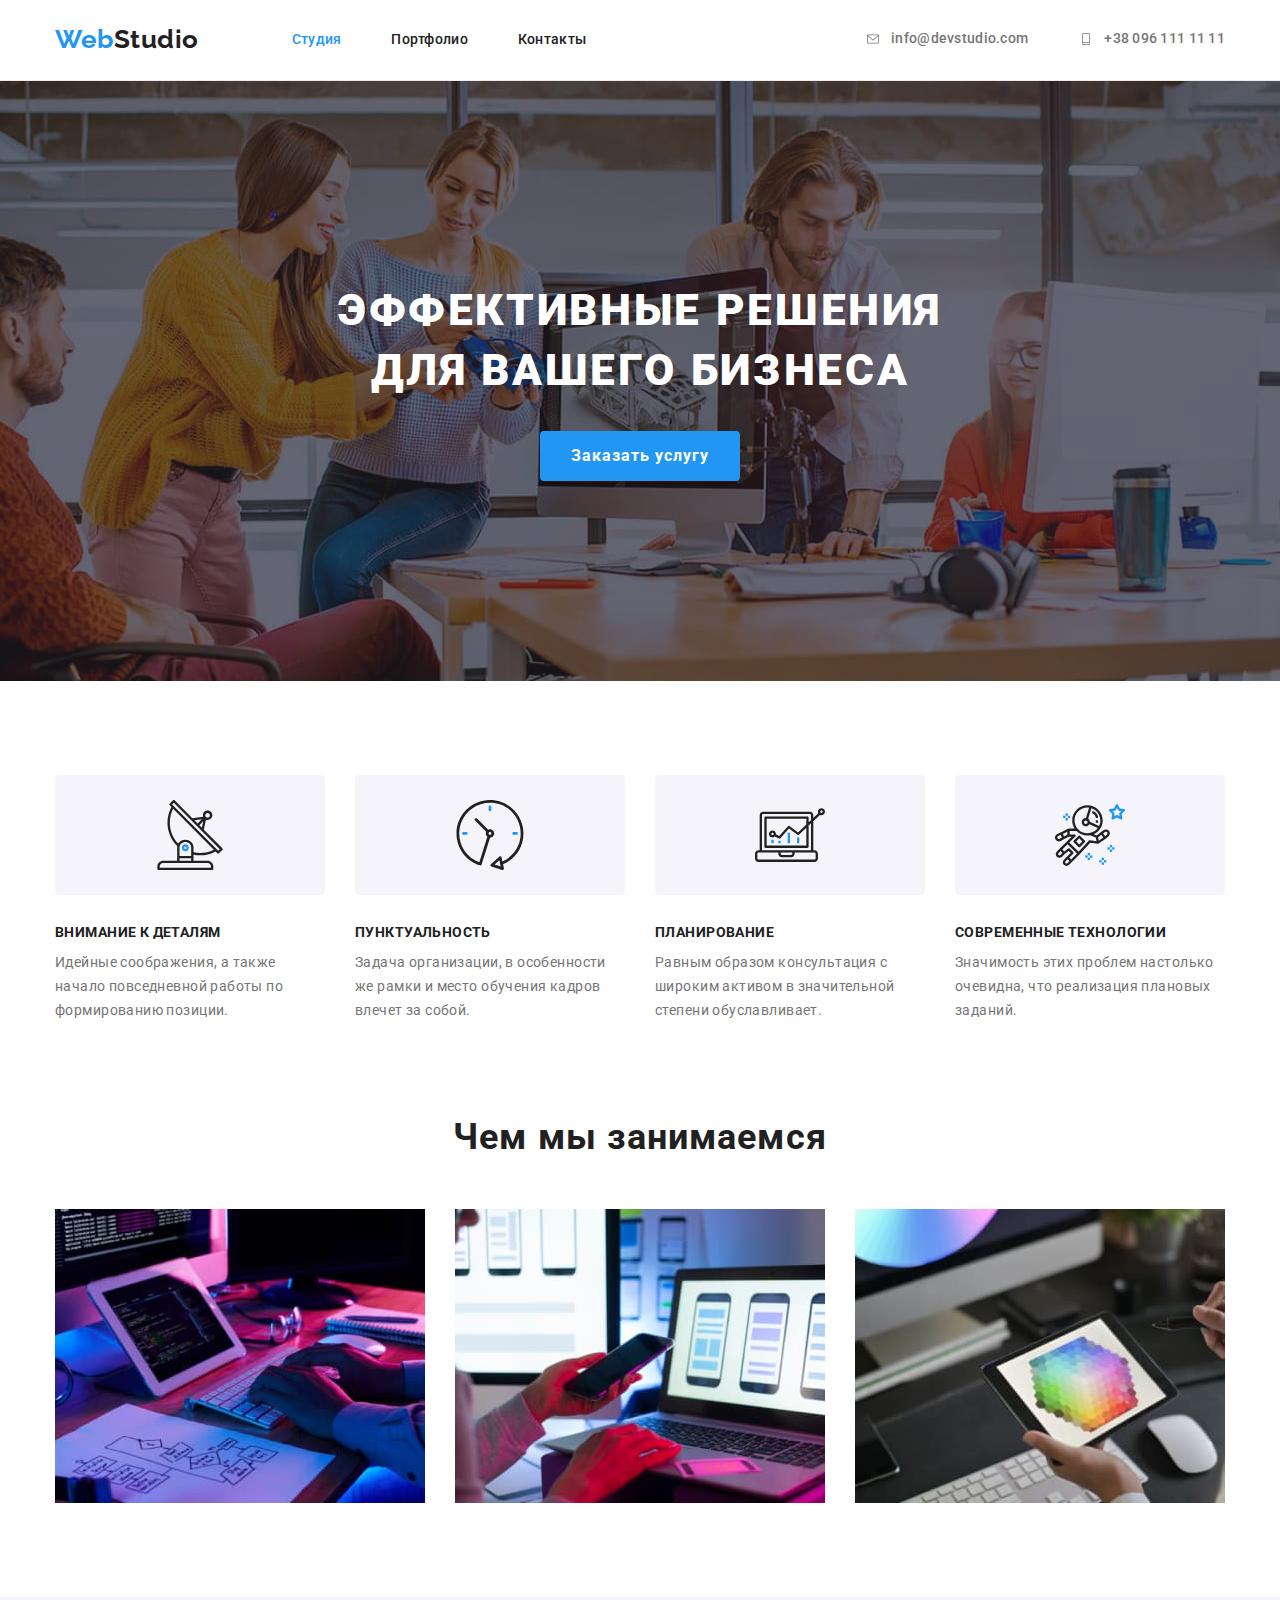
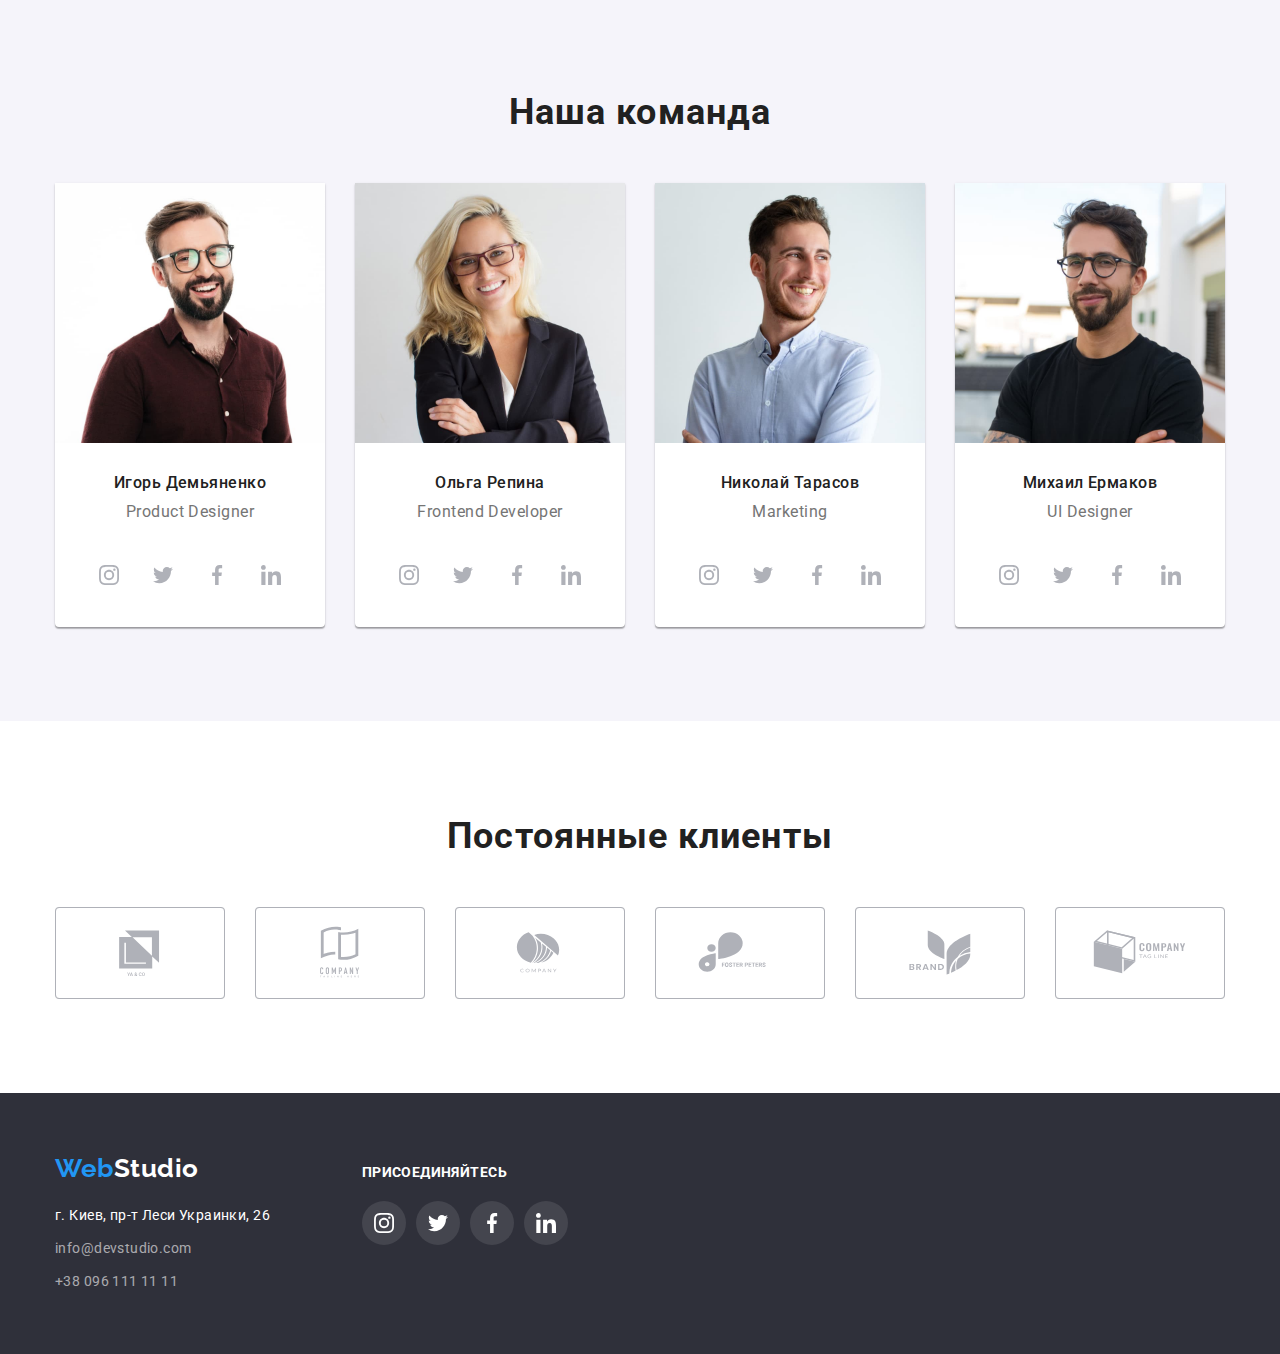
<file: index.html>
<!DOCTYPE html>
<html lang="ru">
    <head>
        <meta charset="UTF-8">
        <meta http-equiv="X-UA-Compatible" content="IE=edge">
        <meta name="viewport" content="width=device-width, initial-scale=1.0">
        <link rel="preconnect" href="https://fonts.googleapis.com">
        <link rel="preconnect" href="https://fonts.gstatic.com" crossorigin>
        <link href="https://fonts.googleapis.com/css2?family=Raleway:wght@700&family=Roboto:wght@400;500;700;900&display=swap"
            rel="stylesheet">
        <link rel="stylesheet" href="./css/modern-normalize.css"" />
        <link rel="stylesheet" href="./css/styles.css" />
        <title>Главная</title>
    </head>
    <body>
        <header class="header">
            <div class="container header-container">
                <a  class="logo" href="./index.html"  >Web<span class="logo-header">Studio</span></a>
                <nav>
                    <ul class="navigation list">
                        <li class="navigation-item"><a class="link current" href="./index.html">Студия</a></li>
                        <li class="navigation-item"><a class="link" href="./portfolio.html">Портфолио</a></li>
                        <li class="navigation-item"><a class="link" href="">Контакты</a></li>
                    </ul>
                </nav>
                <div class="header-contacts">
                <ul class="contacts list">
                    <li class="contacts-item">                        
                        <a class="contacts-mail" href="mailto:info@devstudio.com"><svg class="mail-icon" width="16" height="12">
                            <use href="./images/symbol-defs.svg#mailbox-vector"></use>
                        </svg>info@devstudio.com</a></li>
                    <li class="contacts-item">
                        <a class="contacts-phone" href="tel:+380961111111" ><svg class="phone-icon" width="16" height="12">
                            <use href="./images/symbol-defs.svg#phone-vector"></use>
                        </svg>+38 096 111 11 11</a>
                    </li>
                    </ul>
                </div>
            </div>
        </header>
        <main>
            <section class="section hero">
                <div class="container">
                <h1 class="main-title">Эффективные решения для вашего бизнеса</h1>
                <button class="button" type="button">Заказать услугу</button>
                </div>
            </section>
            <section class="section feature-section">
                <div class="container">
                <ul class="list feature-flex">
                    <li class="feature-list">
                        <div class="thumb-feature">
                            <svg class="feature-svg" width="70" height="70">
                                <use href="./images/symbol-defs.svg#antenna-1"></use>
                            </svg>
                        </div>
                        <h3 class="feature-title">Внимание к деталям</h3>
                        <p class="feature">Идейные соображения, а также начало повседневной работы по формированию позиции.</p>
                    </li>
                    <li class="feature-list">
                        <div class="thumb-feature">
                            <svg class="feature-svg" width="70" height="70">
                                <use href="./images/symbol-defs.svg#clock-1"></use>
                            </svg>
                        </div>
                        <h3 class="feature-title">Пунктуальность</h3>
                        <p class="feature">Задача организации, в особенности же рамки и место обучения кадров влечет за собой.</p>
                    </li>
                    <li class="feature-list">
                        <div class="thumb-feature">
                            <svg class="feature-svg" width="70" height="70">
                                <use href="./images/symbol-defs.svg#diagram-1"></use>
                            </svg>
                        </div>
                        <h3 class="feature-title">Планирование</h3>
                        <p class="feature">Равным образом консультация с широким активом в значительной степени обуславливает.</p>
                    </li>
                    <li class="feature-list">
                        <div class="thumb-feature">
                            <svg class="feature-svg" width="70" height="70">
                                <use href="./images/symbol-defs.svg#astronaut-1"></use>
                            </svg>
                        </div>
                        <h3 class="feature-title">Современные технологии</h3>
                        <p class="feature">Значимость этих проблем настолько очевидна, что реализация плановых заданий.</p>
                    </li>
                </ul>
                </div>
            </section>
            <section class="section abilities">
                <div class="container">
                <h2 class="abilities-title">Чем мы занимаемся</h2>
                    <ul class="list abilities-container">
                        <li class="abilities-item">
                            <img src="./images/development.jpg" alt="Разработка" width="370" height="294">
                        </li>
                        <li class="abilities-item">
                            <img src="./images/adapt.jpg" alt="Адаптация" width="370" height="294">
                        </li>
                        <li class="abilities-item">
                            <img src="./images/design.jpg" alt="Дизайн" width="370" height="294">
                        </li>
                    </ul>
                </div>
            </section>
            <section class="section team">
                <div class="container container-team">
                <h2 class="team-title">Наша команда</h2>
                    <ul class="list team-flex">                       
                        <li class="team-list">
                            <div class="img-team">
                                <img src="./images/igorde.jpg" alt="Игорь Демьяненко">
                            </div>
                            <div class="team-content">
                                <h3 class="title-team">Игорь Демьяненко</h3>
                                <p class="team-positions" lang="en">Product Designer</p>
                            </div>
                            <div class="team-social">
                                <ul class="list team-social-flex">
                                    <li class="team-social-item">
                                        <a href="" class="team-social-link">
                                            <svg class="team-social-icon" width="20" height="20">
                                                <use href="./images/symbol-defs.svg#instagram-1"></use>
                                            </svg>
                                        </a>
                                    </li>
                                    <li class="team-social-item">
                                        <a href="" class="team-social-link">
                                            <svg class="team-social-icon" width="20" height="20">
                                                <use href="./images/symbol-defs.svg#twitter-1"></use>
                                            </svg>
                                        </a>
                                    </li>
                                    <li class="team-social-item">
                                        <a href="" class="team-social-link">
                                            <svg class="team-social-icon" width="20" height="20">
                                                <use href="./images/symbol-defs.svg#facebook-1"></use>
                                            </svg>
                                        </a>
                                    </li>
                                    <li class="team-social-item">
                                        <a href="" class="team-social-link">
                                            <svg class="team-social-icon" width="20" height="20">
                                                <use href="./images/symbol-defs.svg#linkedin-1"></use>
                                            </svg>
                                        </a>
                                    </li>
                                </ul>
                            </div>
                        </li>                        
                        <li class="team-list">
                            <div class="img-team">
                                <img src="./images/olgare.jpg" alt="Ольга Репина">
                            </div>
                            <div class="team-content">
                                <h3 class="title-team">Ольга Репина</h3>
                                <p class="team-positions" lang="en">Frontend Developer</p>
                            </div>
                            <div class="team-social">
                                <ul class="list team-social-flex">
                                    <li class="team-social-item">
                                        <a href="" class="team-social-link">
                                            <svg class="team-social-icon" width="20" height="20">
                                                <use href="./images/symbol-defs.svg#instagram-1"></use>
                                            </svg>
                                        </a>
                                    </li>
                                    <li class="team-social-item">
                                        <a href="" class="team-social-link">
                                            <svg class="team-social-icon" width="20" height="20">
                                                <use href="./images/symbol-defs.svg#twitter-1"></use>
                                            </svg>
                                        </a>
                                    </li>
                                    <li class="team-social-item">
                                        <a href="" class="team-social-link">
                                            <svg class="team-social-icon" width="20" height="20">
                                                <use href="./images/symbol-defs.svg#facebook-1"></use>
                                            </svg>
                                        </a>
                                    </li>
                                    <li class="team-social-item">
                                        <a href="" class="team-social-link">
                                            <svg class="team-social-icon" width="20" height="20">
                                                <use href="./images/symbol-defs.svg#linkedin-1"></use>
                                            </svg>
                                        </a>
                                    </li>
                                </ul>
                            </div>
                        </li>                        
                        <li class="team-list">
                            <div class="img-team">
                                <img src="./images/nikolayta.jpg" alt="Николай Тарасов">
                            </div>
                            <div class="team-content">
                                <h3 class="title-team">Николай Тарасов</h3>
                                <p class="team-positions" lang="en">Marketing</p>
                            </div>
                            <div class="team-social">
                                <ul class="list team-social-flex">
                                    <li class="team-social-item">
                                        <a href="" class="team-social-link">
                                            <svg class="team-social-icon" width="20" height="20">
                                                <use href="./images/symbol-defs.svg#instagram-1"></use>
                                            </svg>
                                        </a>
                                    </li>
                                    <li class="team-social-item">
                                        <a href="" class="team-social-link">
                                            <svg class="team-social-icon" width="20" height="20">
                                                <use href="./images/symbol-defs.svg#twitter-1"></use>
                                            </svg>
                                        </a>
                                    </li>
                                    <li class="team-social-item">
                                        <a href="" class="team-social-link">
                                            <svg class="team-social-icon" width="20" height="20">
                                                <use href="./images/symbol-defs.svg#facebook-1"></use>
                                            </svg>
                                        </a>
                                    </li>
                                    <li class="team-social-item">
                                        <a href="" class="team-social-link">
                                            <svg class="team-social-icon" width="20" height="20">
                                                <use href="./images/symbol-defs.svg#linkedin-1"></use>
                                            </svg>
                                        </a>
                                    </li>
                                </ul>
                            </div>
                        </li>
                        <li class="team-list">
                            <div class="img-team">
                                <img src="./images/mikhailer.jpg" alt="Михаил Ермаков">
                            </div>
                            <div class="team-content">
                                <h3 class="title-team">Михаил Ермаков</h3>
                                <p class="team-positions" lang="en">UI Designer</p>
                            </div>
                            <div class="team-social">
                                <ul class="list team-social-flex">
                                    <li class="team-social-item">
                                        <a href="" class="team-social-link">
                                            <svg class="team-social-icon" width="20" height="20">
                                                <use href="./images/symbol-defs.svg#instagram-1"></use>
                                            </svg>
                                        </a>
                                    </li>
                                    <li class="team-social-item">
                                        <a href="" class="team-social-link">
                                            <svg class="team-social-icon" width="20" height="20">
                                                <use href="./images/symbol-defs.svg#twitter-1"></use>
                                            </svg>
                                        </a>
                                    </li>
                                    <li class="team-social-item">
                                        <a href="" class="team-social-link">
                                            <svg class="team-social-icon" width="20" height="20">
                                                <use href="./images/symbol-defs.svg#facebook-1"></use>
                                            </svg>
                                        </a>
                                    </li>
                                    <li class="team-social-item">
                                        <a href="" class="team-social-link">
                                            <svg class="team-social-icon" width="20" height="20">
                                                <use href="./images/symbol-defs.svg#linkedin-1"></use>
                                            </svg>
                                        </a>
                                    </li>
                                </ul>
                            </div>
                        </li>                
                    </ul>
                </div>
            </section>
            <section class="section clients">
                <div class="container">
                    <h2 class="title-clients">Постоянные клиенты</h2>
                    <div class="clients-items">
                    <ul class="list clients-flex">
                        <li class="clients-list"><a href="asdasd" class="clients-link">
                        <svg class="clients-icon" width="106" height="60">
                            <use href="./images/symbol-defs.svg#company-1"></use>
                        </svg>
                        </a>
                        </li>
                        <li class="clients-list"><a href="asdasd" class="clients-link" >
                        <svg class="clients-icon" width="106" height="60">
                            <use href="./images/symbol-defs.svg#company-2"></use>
                        </svg>
                        </a>
                        </li>
                        <li class="clients-list"><a href="asdasd" class="clients-link" >
                        <svg class="clients-icon" width="106" height="60">
                            <use href="./images/symbol-defs.svg#company-3"></use>
                        </svg>
                        </a>
                        </li>
                        <li class="clients-list"><a href="asdasd" class="clients-link" >
                        <svg class="clients-icon" width="106" height="60">
                            <use href="./images/symbol-defs.svg#company-4"></use>
                        </svg>
                        </a>
                        </li>
                        <li class="clients-list"><a href="asdasd" class="clients-link" >
                        <svg class="clients-icon" width="106" height="60">
                            <use href="./images/symbol-defs.svg#company-5"></use>
                        </svg>
                        </a>
                        </li>
                        <li class="clients-list"><a href="asdasd" class="clients-link">
                        <svg class="clients-icon" width="106" height="60">
                            <use href="./images/symbol-defs.svg#company-6"></use>
                        </svg>
                        </a>
                        </li>
                    </ul>
                    </div>
                </div>
            </section>
        </main>
        <footer class="footer-address">
            <div class="container footer-container">
                <section class="footer-left">
                    <div class="logo-item">
                        <a class="logo" href="index.html" lang="en">Web<span class="logo-footer">Studio</span></a>
                    </div>           
                    <address>
                    <ul class="list">
                        <li class="footer-list"><a class="address-map" href="https://goo.gl/maps/PhXBaRzbWFfxcq5y6" target="_blank" rel="noopener noreferrer">г. Киев, пр-т Леси Украинки, 26</a></li>
                        <li class="footer-list"><a class="address-item" href="mailto:info@devstudio.com">info@devstudio.com</a></li>
                        <li class="footer-list"><a class="address-item" href="tel:+380961111111">+38 096 111 11 11</a></li>
                    </ul>               
                    </address>
                </section>
                
                <section class="footer-left">
                    <h3 class="footer-right-title">присоединяйтесь</h3>
                    <ul class="list footer-right-flex">
                        <li class="footer-social-item">
                            <a href="" class="footer-social-link">
                            <svg class="footer-social-icon" width="20" height="20">
                                <use href="./images/symbol-defs.svg#instagram-1"></use>
                            </svg>
                            </a>
                        </li>
                        <li>
                            <a href="" class="footer-social-link">
                            <svg class="footer-social-icon" width="20" height="20">
                                <use href="./images/symbol-defs.svg#twitter-1"></use>
                            </svg>
                            </a>
                        </li>
                        <li>
                            <a href="" class="footer-social-link">
                            <svg class="footer-social-icon" width="20" height="20">
                                <use href="./images/symbol-defs.svg#facebook-1"></use>
                            </svg>
                            </a>
                        </li>
                        <li>
                            <a href="" class="footer-social-link">
                            <svg class="footer-social-icon" width="20" height="20">
                            <use href="./images/symbol-defs.svg#linkedin-1"></use>
                            </svg>
                            </a>
                        </li>
                    </ul>
                </section>
            </div>
        </footer>
    </body>
</html>
</file>
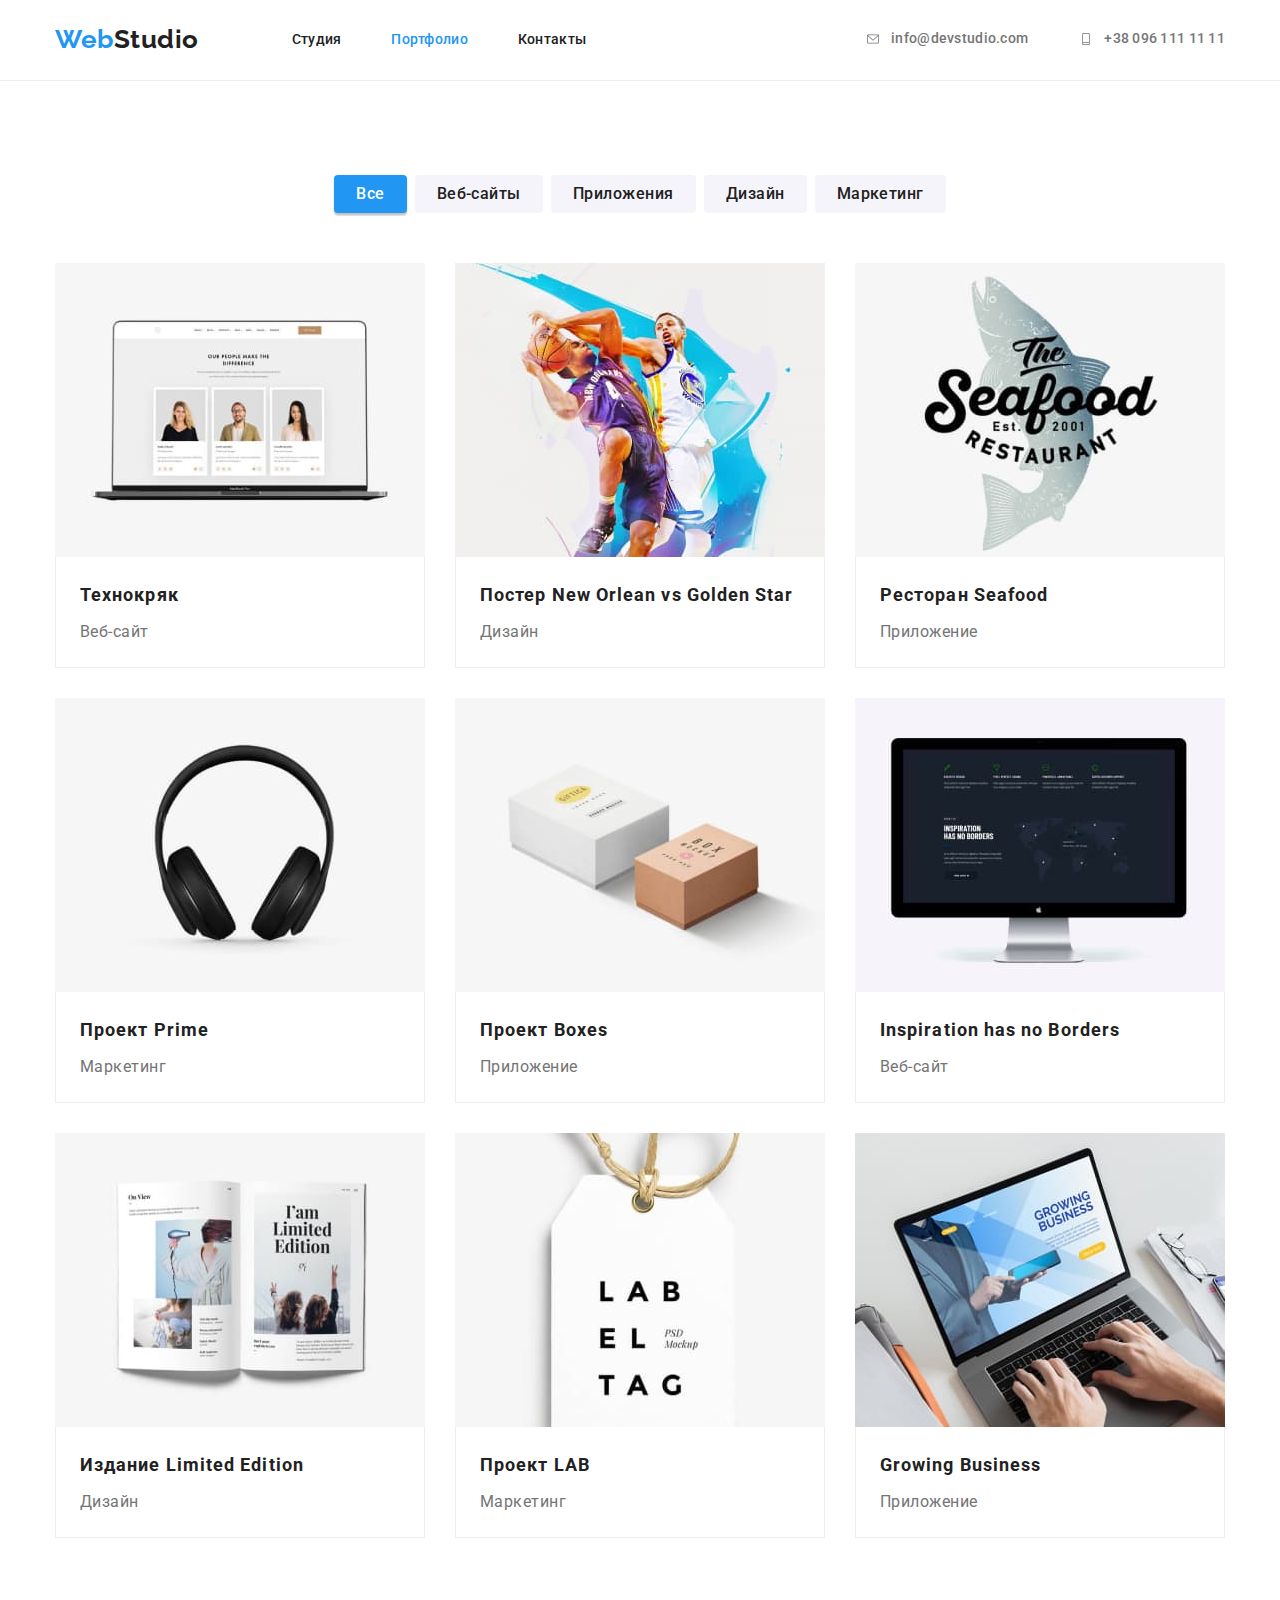
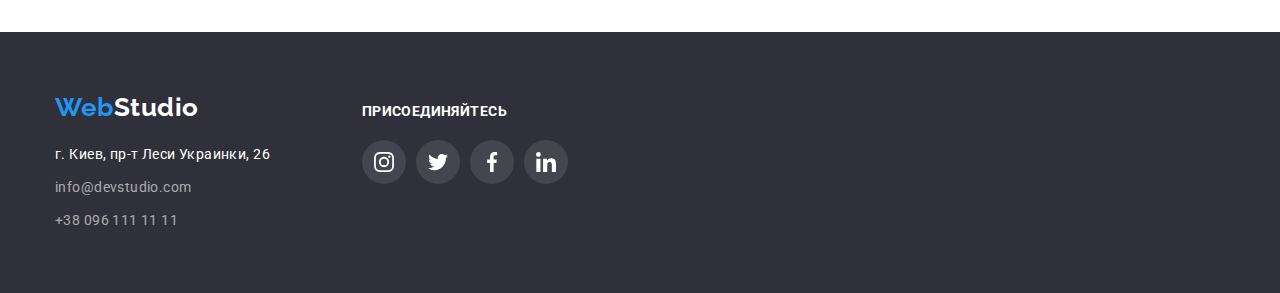
<file: portfolio.html>
<!DOCTYPE html>
<html lang="ru">
<head>
    <meta charset="UTF-8">
    <meta http-equiv="X-UA-Compatible" content="IE=edge">
    <meta name="viewport" content="width=device-width, initial-scale=1.0">
    <link rel="preconnect" href="https://fonts.googleapis.com">
    <link rel="preconnect" href="https://fonts.gstatic.com" crossorigin>
    <link href="https://fonts.googleapis.com/css2?family=Raleway:wght@700&family=Roboto:wght@400;500;700;900&display=swap"
        rel="stylesheet">
    <link rel="stylesheet" href="./css/modern-normalize.css"" />    
    <link rel="stylesheet" href="./css/styles.css" />
    <title>Портфолио</title>
</head>
<body>
    <header class="header">
        <div class="container header-container">
            <a class="logo" href="./index.html">Web<span class="logo-header">Studio</span></a>
            <nav>
                <ul class="navigation list">
                    <li class="navigation-item"><a class="link" href="./index.html">Студия</a></li>
                    <li class="navigation-item"><a class="link current" href="./portfolio.html">Портфолио</a></li>
                    <li class="navigation-item"><a class="link" href="">Контакты</a></li>
                </ul>
            </nav>
            <div class="header-contacts">
                <ul class="contacts list">
                    <li class="contacts-item">
                        <a class="contacts-mail" href="mailto:info@devstudio.com"><svg class="mail-icon" width="16"
                                height="12">
                                <use href="./images/symbol-defs.svg#mailbox-vector"></use>
                            </svg>info@devstudio.com</a>
                    </li>
                    <li class="contacts-item">
                        <a class="contacts-phone" href="tel:+380961111111"><svg class="phone-icon" width="16" height="12">
                                <use href="./images/symbol-defs.svg#phone-vector"></use>
                            </svg>+38 096 111 11 11</a>
                    </li>
                </ul>
            </div>
        </div>
    </header>
    <main>
        <section class="section">
                <div class="container filter">
                    <ul class="list filter-flex">
                        <li class="filter-item"><button class="button-filter all" type="button">Все</button></li>
                        <li class="filter-item"><button class="button-filter" type="button">Веб-сайты</button></li>
                        <li class="filter-item"><button class="button-filter" type="button">Приложения</button></li>
                        <li class="filter-item"><button class="button-filter" type="button">Дизайн</button></li>
                        <li class="filter-item"><button class="button-filter" type="button">Маркетинг</button></li>
                    </ul>
                </div>
                <div class="container items">
                    <ul class="list item-flex">
                        <li class="project-items">
                            <div class="img-project">
                                <img src="./images/website-technokryak.jpg" alt="Технокряк">
                            </div>
                            <div class="project-content">
                                <h3 class="item-title">Технокряк</h3>
                                <p class="item-decription" >Веб-сайт</p>
                            </div>
                        </li>
                        <li class="project-items">
                            <div class="img-project">
                                <img src="./images/poster-no-vs-gs.jpg" 
                                alt="Постер New Orlean vs Golden Star">
                            </div>
                            <div class="project-content">
                                <h3 class="item-title" lang="en">Постер New Orlean vs Golden Star</h3>
                                <p class="item-decription" >Дизайн</p>
                            </div>
                        </li>
                        <li class="project-items">
                            <div class="img-project">
                                <img src="./images/restaurant-seafood.jpg" 
                                alt="Ресторан Seafood">
                            </div>
                            <div class="project-content">
                                <h3 class="item-title" lang="en">Ресторан Seafood</h3>
                                <p class="item-decription" >Приложение</p>
                            </div>
                        </li>
                        <li class="project-items">
                            <div class="img-project">
                                <img src="./images/project-prime.jpg" 
                                alt="Проект Prime">
                            </div>
                            <div class="project-content">
                                <h3 class="item-title" lang="en">Проект Prime</h3>
                                <p class="item-decription" >Маркетинг</p>
                            </div>
                        </li>
                        <li class="project-items">
                            <div class="img-project">
                                <img src="./images/project-boxes.jpg" 
                                alt="Проект Boxes">
                            </div>
                            <div class="project-content">
                                <h3 class="item-title" lang="en">Проект Boxes</h3>
                                <p class="item-decription" >Приложение</p>
                            </div>
                        </li>
                        <li class="project-items">
                            <div class="img-project">
                                <img src="./images/website-inspiration.jpg" 
                                alt="Inspiration has no Borders">
                            </div>
                            <div class="project-content">
                                <h3 class="item-title" lang="en">Inspiration has no Borders</h3>
                                <p class="item-decription" >Веб-сайт</p>
                            </div>
                        </li>
                        <li class="project-items">
                            <div class="img-project">
                                <img src="./images/limited-edition.jpg" 
                                alt="Издание Limited Edition">
                            </div>
                            <div class="project-content">
                                <h3 class="item-title" lang="en">Издание Limited Edition</h3>
                                <p class="item-decription" >Дизайн</p>
                            </div>
                        </li>
                        <li class="project-items">
                            <div class="img-project">
                                <img src="./images/project-lab.jpg" 
                                alt="Проект LAB">
                            </div>
                            <div class="project-content">
                                <h3 class="item-title" lang="en">Проект LAB</h3>
                                <p class="item-decription" >Маркетинг</p>
                            </div>
                        </li>
                        <li class="project-items">
                            <div class="img-project">
                                <img src="./images/app-growing-business.jpg" 
                                alt="Growing Business">
                            </div>
                            <div class="project-content">
                                <h3 class="item-title" lang="en">Growing Business</h3>
                                <p class="item-decription" >Приложение</p>
                            </div>
                        </li>
                    </ul>
                </div>
        </section>
    </main>
    <footer class="footer-address">
        <div class="container footer-container">
            <section class="footer-left">
                <div class="logo-item">
                    <a class="logo" href="index.html" lang="en">Web<span class="logo-footer">Studio</span></a>
                </div>
                <address>
                    <ul class="list">
                        <li class="footer-list"><a class="address-map" href="https://goo.gl/maps/PhXBaRzbWFfxcq5y6"
                                target="_blank" rel="noopener noreferrer">г. Киев, пр-т Леси Украинки, 26</a></li>
                        <li class="footer-list"><a class="address-item"
                                href="mailto:info@devstudio.com">info@devstudio.com</a></li>
                        <li class="footer-list"><a class="address-item" href="tel:+380961111111">+38 096 111 11 11</a></li>
                    </ul>
                </address>
            </section>
    
            <section class="footer-left">
                <h3 class="footer-right-title">присоединяйтесь</h3>
                <ul class="list footer-right-flex">
                    <li class="footer-social-item">
                        <a href="" class="footer-social-link">
                            <svg class="footer-social-icon" width="20" height="20">
                                <use href="./images/symbol-defs.svg#instagram-1"></use>
                            </svg>
                        </a>
                    </li>
                    <li>
                        <a href="" class="footer-social-link">
                            <svg class="footer-social-icon" width="20" height="20">
                                <use href="./images/symbol-defs.svg#twitter-1"></use>
                            </svg>
                        </a>
                    </li>
                    <li>
                        <a href="" class="footer-social-link">
                            <svg class="footer-social-icon" width="20" height="20">
                                <use href="./images/symbol-defs.svg#facebook-1"></use>
                            </svg>
                        </a>
                    </li>
                    <li>
                        <a href="" class="footer-social-link">
                            <svg class="footer-social-icon" width="20" height="20">
                                <use href="./images/symbol-defs.svg#linkedin-1"></use>
                            </svg>
                        </a>
                    </li>
                </ul>
            </section>
        </div>
    </footer>
</body>

</html>
</file>
<file: css/styles.css>
:root {
  --main-text-color: #212121;
  --title-text-color: #212121;
  --accent-color: #2196f3;
  --primary-white-color: #ffffff;
  --secondary-text-color: #757575;
  --primary-svg-color: #afb1b8;
  --svg-accent-color: #2196f3;
  --card-set-gap: 30px;
}

body {
  font-family: "Roboto", sans-serif;
  color: var(--main-text-color);
}

p,
h1,
h2,
h3,
h4,
h5,
h6 {
  margin: 0;
}

ul {
  margin: 0;
  padding: 0;
}

img {
  display: block;
  max-width: 100%;
  height: auto;
  min-width: 100%;
}

button {
  border: none;
}

/* MAIN PAGE */
/* header */

.section {
  padding: 94px 0;
}

.container {
  width: 1200px;
  padding-left: 15px;
  padding-right: 15px;
  margin: 0 auto;
}

.header {
  padding-top: 24px;
  padding-bottom: 25px;
  border-bottom: 1px solid #ececec;
}

.header-container {
  display: flex;
  align-items: center;
}

.logo {
  font-family: "Raleway", sans-serif;
  text-decoration: none;
  color: var(--accent-color);
  font-size: 26px;
  line-height: 1.19;
  letter-spacing: 0.02em;
  font-weight: bold;
  margin-right: 93px;
}

.list {
  list-style: none;
}

.logo-header {
  color: var(--main-text-color);
}

.navigation.list {
  display: flex;
}

.navigation .link {
  text-decoration: none;
  font-size: 14px;
  font-weight: 500;
  line-height: 1.14;
  letter-spacing: 0.02em;
  color: var(--main-text-color);
}

.navigation .link.current {
  color: var(--accent-color);
}

.navigation .link:hover,
.navigation .link:focus {
  color: var(--accent-color);
}

.navigation .link {
  padding-top: 32px;
  padding-bottom: 32px;
}

.navigation-item:not(:last-child) {
  margin-right: 50px;
}

.contacts-mail,
.contacts-phone {
  font-weight: 500;
  font-size: 14px;
  line-height: 1.14;
  letter-spacing: 0.02em;
  text-decoration: none;
  color: var(--secondary-text-color);
  display: flex;
  align-items: center;
}

.contacts-mail:hover,
.contacts-mail:focus,
.contacts-phone:hover,
.contacts-phone:focus {
  color: var(--accent-color);
}

.contacts.list {
  display: flex;
}

.mail-icon {
  fill: currentColor;
  margin-right: 10px;
}

.phone-icon {
  fill: currentColor;
  margin-right: 10px;
}

.contacts-mail:hover .mail-icon {
  fill: var(--accent-color);
}

/* .contacts:hover .header-icon {
  fill: var(--svg-accent-color);
} */

.header-contacts {
  margin-left: auto;
}

.contacts-item:not(:last-child) {
  margin-right: 50px;
}

/* HERO */

.hero {
  background-color: #2f303a;
  padding: 200px 0;
  text-align: center;
  background-image: linear-gradient(
      rgba(47, 48, 58, 0.4),
      rgba(47, 48, 58, 0.4)
    ),
    url(../images/hero-bg.jpg);
  max-width: 100%;
  max-height: 100%;
  background-repeat: no-repeat;
  background-position: center;
  background-size: cover;
}

.main-title {
  font-weight: 900;
  font-size: 44px;
  line-height: 1.36;
  text-align: center;
  letter-spacing: 0.06em;
  text-transform: uppercase;
  color: var(--primary-white-color);
  margin-bottom: 30px;
  max-width: 696px;
  margin-left: auto;
  margin-right: auto;
}

.button {
  background-color: #2196f3;
  font-family: inherit;
  font-weight: 700;
  font-size: 16px;
  line-height: 1.88;
  text-align: center;
  letter-spacing: 0.06em;
  color: var(--primary-white-color);
  cursor: pointer;
  margin-left: auto;
  margin-right: auto;
  min-width: 200px;
  box-shadow: 0px 4px 4px rgba(0, 0, 0, 0.15);
  border-radius: 4px;
  border: none;
  padding-top: 10px;
  padding-bottom: 10px;
}

.button:hover,
.button:focus {
  background-color: #188ce8;
}

.feature-title {
  font-weight: 700;
  font-size: 14px;
  line-height: 1.14;
  letter-spacing: 0.03em;
  text-transform: uppercase;
  color: var(--title-text-color);
  margin-bottom: 10px;
}

.feature {
  font-weight: normal;
  font-size: 14px;
  line-height: 1.71;
  letter-spacing: 0.03em;
  color: var(--secondary-text-color);
}

.thumb-feature {
  height: 120px;
  width: 270px;
  background-color: #f5f4fa;
  border-radius: 4px;
  margin-bottom: 30px;
  display: flex;
  justify-content: center;
  align-items: center;
}

.feature-section,
.abilities {
  background-color: var(--primary-white-color);
}

.feature-flex {
  display: flex;
  flex-wrap: wrap;
  margin-top: -30px;
  margin-left: -30px;
}

.feature-flex:not(:last-child) {
  margin-right: 30px;
}

.feature-list {
  flex-basis: calc(100% / 4 - var(--card-set-gap));
  margin-top: var(--card-set-gap);
  margin-left: var(--card-set-gap);
}

.abilities {
  padding: 0 0 94px 0;
}

.abilities-title {
  font-weight: 700;
  font-size: 36px;
  line-height: 1.17;
  text-align: center;
  letter-spacing: 0.03em;
  color: var(--title-text-color);
  margin-bottom: 50px;
}

.abilities-container {
  display: flex;
  flex-wrap: wrap;
  margin-top: -30px;
  margin-left: -30px;
}

.abilities-item {
  flex-basis: calc(100% / 3 - var(--card-set-gap));
  margin-top: var(--card-set-gap);
  margin-left: var(--card-set-gap);
}

.team {
  background-color: #f5f4fa;
}

.team-title {
  font-weight: 700;
  font-size: 36px;
  line-height: 1.17;
  text-align: center;
  letter-spacing: 0.03em;
  margin-left: auto;
  margin-right: auto;
  margin-bottom: 50px;
}

.team-list {
  background-color: #ffffff;
  box-shadow: 0px 1px 3px rgba(0, 0, 0, 0.12), 0px 1px 1px rgba(0, 0, 0, 0.14),
    0px 2px 1px rgba(0, 0, 0, 0.2);
  border-radius: 0px 0px 4px 4px;
}

.team-content {
  padding-top: 30px;
  padding-bottom: 16px;
}

.title-team {
  font-weight: 500;
  font-size: 16px;
  line-height: 1.19;
  text-align: center;
  letter-spacing: 0.03em;
  color: var(--title-text-color);
  margin-bottom: 10px;
}

.team-positions {
  font-size: 16px;
  line-height: 1.19;
  text-align: center;
  letter-spacing: 0.03em;
  color: var(--secondary-text-color);
}

.team-flex {
  display: flex;
  flex-wrap: wrap;
  margin-top: -30px;
  margin-left: -30px;
}

.team-list {
  flex-basis: calc(100% / 4 - var(--card-set-gap));
  margin-top: var(--card-set-gap);
  margin-left: var(--card-set-gap);
}

.team-social {
  padding: 16px 32px 30px 32px;
}

.team-social-flex {
  display: flex;
  justify-content: space-evenly;
  align-content: center;
  margin-top: -10px;
  margin-left: -10px;
}

.team-social-link {
  height: 44px;
  width: 44px;
  flex-basis: calc(100% / 4 - 10px);
  margin-top: 10px;
  margin-left: 10px;
  background-color: rgba(255, 255, 255, 0.1);
  display: flex;
  justify-content: center;
  align-items: center;
  border-radius: 50%;
  cursor: pointer;
}

.team-social-icon {
  fill: var(--primary-svg-color);
  display: block;
}

.team-social-link:hover,
.team-social-link:focus {
  background-color: var(--svg-accent-color);
  outline: none;
}

.team-social-link:hover .team-social-icon,
.team-social-link:focus .team-social-icon {
  fill: var(--primary-white-color);
}

.title-clients {
  font-weight: 700;
  font-size: 36px;
  line-height: 1.17;
  text-align: center;
  letter-spacing: 0.03em;
  color: var(--title-text-color);
  margin-bottom: 50px;
}

.clients-flex {
  display: flex;
  margin-top: -30px;
  margin-left: -30px;
}

.clients-link {
  cursor: pointer;
}

.clients-list {
  flex-basis: calc(100% / 6 - var(--card-set-gap));
  margin-top: var(--card-set-gap);
  margin-left: var(--card-set-gap);
  width: 170px;
  height: 92px;
  display: flex;
  justify-content: center;
  align-items: center;
  border: 1px solid #afb1b8;
  box-sizing: border-box;
  border-radius: 4px;
  background-color: var(--primary-white-color);
}

.clients-link {
  width: 170px;
  height: 92px;
  display: flex;
  justify-content: center;
  align-items: center;
  border: 1px solid #afb1b8;
  box-sizing: border-box;
  border-radius: 4px;
  background-color: var(--primary-white-color);
}

.clients-icon {
  display: block;
  fill: var(--primary-svg-color);
  margin: 16px 32px;
}

.clients-link:hover,
.clients-link:focus {
  border-color: var(--svg-accent-color);
  outline: none;
}

.clients-list a:hover svg,
.clients-list a:focus svg {
  fill: var(--svg-accent-color);
  color: var(--svg-accent-color);
}

.logo-footer {
  color: var(--primary-white-color);
}

.footer-address {
  background-color: #2f303a;
  padding: 60px 0;
}

.address-map {
  color: var(--primary-white-color);
  font-size: 14px;
  line-height: 1.71;
  letter-spacing: 0.03em;
  text-decoration: none;
  font-style: normal;
  margin-bottom: 9px;
}

.address-item {
  font-style: normal;
  font-size: 14px;
  line-height: 1.71;
  letter-spacing: 0.03em;
  color: rgba(255, 255, 255, 0.6);
  text-decoration: none;
}

.address-item:not(:last-child) {
  padding-top: 9px;
}

.logo-item {
  margin-bottom: 20px;
}

.address-item:hover,
.address-item:focus {
  color: var(--primary-white-color);
}

.footer-list:not(:last-child) {
  margin-bottom: 9px;
}

.footer-container {
  display: flex;
  align-items: baseline;
}

.footer-left {
  margin-right: 70px;
}

.footer-right {
  margin-bottom: 72px;
}

.footer-right-title {
  font-weight: 700;
  font-size: 14px;
  line-height: 1.14;
  letter-spacing: 0.03em;
  text-transform: uppercase;
  color: var(--primary-white-color);
  margin-bottom: 20px;
}

.footer-right-flex {
  display: flex;
  margin-top: -10px;
  margin-left: -10px;
  border-radius: 50px;
}

.footer-social-link {
  height: 44px;
  width: 44px;
  flex-basis: calc(100% / 4 - 10px);
  margin-top: 10px;
  margin-left: 10px;
  background-color: rgba(255, 255, 255, 0.1);
  display: flex;
  justify-content: center;
  align-items: center;
  border-radius: 50%;
  cursor: pointer;
}

.footer-social-icon {
  fill: var(--primary-white-color);
  display: block;
}

.footer-social-link:hover,
.footer-social-link:focus {
  background-color: var(--svg-accent-color);
  outline: none;
}

/* PORTFOLIO */

.button-filter {
  background-color: #f5f4fa;
  font-family: inherit;
  font-weight: 500;
  line-height: 1.63;
  font-size: 16px;
  text-align: center;
  letter-spacing: 0.03em;
  color: var(--main-text-color);
  border-radius: 4px;
  padding: 6px 22px;
}

.button-filter:hover,
.button-filter:focus {
  background-color: #2196f3;
  color: #ffffff;
  cursor: pointer;
  box-shadow: 0px 3px 1px rgba(0, 0, 0, 0.1), 0px 1px 2px rgba(0, 0, 0, 0.08),
    0px 2px 2px rgba(0, 0, 0, 0.12);
}

.button-filter.all {
  background-color: #2196f3;
  color: #ffffff;
  box-shadow: 0px 3px 1px rgba(0, 0, 0, 0.1), 0px 1px 2px rgba(0, 0, 0, 0.08),
    0px 2px 2px rgba(0, 0, 0, 0.12);
}

.item-title {
  font-weight: 700;
  line-height: 2;
  letter-spacing: 0.06em;
  font-size: 18px;
  color: var(--title-text-color);
  margin-bottom: 4px;
}

.item-decription {
  line-height: 1.88;
  letter-spacing: 0.03em;
  font-size: 16px;
  color: var(--secondary-text-color);
}

.filter-flex {
  display: flex;
  margin-top: auto;
  margin-left: auto;
  justify-content: center;
  padding-bottom: 50px;
}

.filter-item:not(:first-child) {
  margin-left: 8px;
}

.item-flex {
  display: flex;
  flex-wrap: wrap;
  justify-content: space-evenly;
  margin-top: -30px;
  margin-left: -30px;
}

.project-items {
  flex-basis: calc(100% / 3 - var(--card-set-gap));
  margin-top: var(--card-set-gap);
  margin-left: var(--card-set-gap);
}

.project-content {
  padding: 20px 24px;
  border: 1px solid #eeeeee;
  border-top: none;
}

.project-items:hover {
  box-shadow: 0px 1px 1px rgba(0, 0, 0, 0.12), 0px 4px 4px rgba(0, 0, 0, 0.06),
    1px 4px 6px rgba(0, 0, 0, 0.16);
  cursor: pointer;
}
</file>
